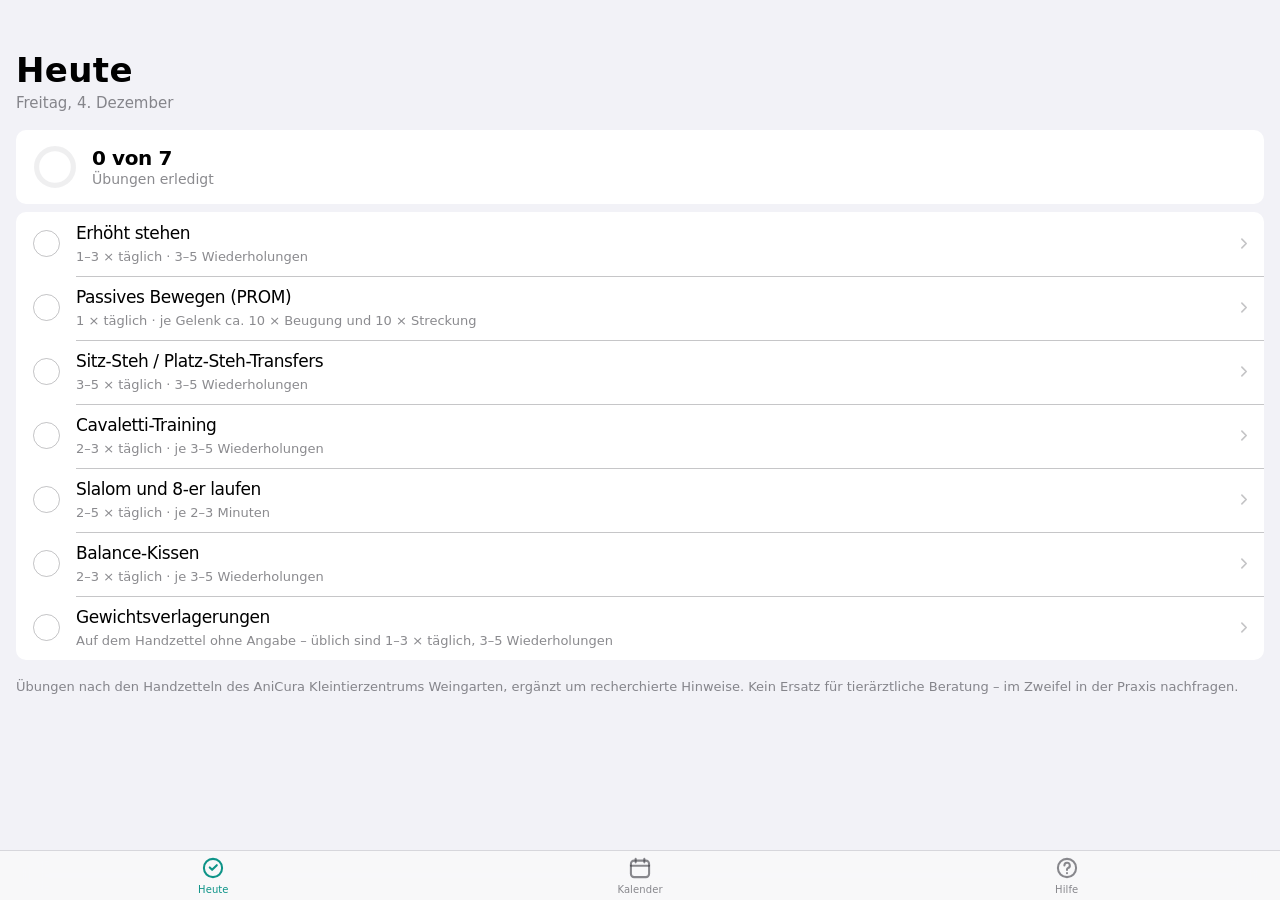
<file: index.html>
<!doctype html>
<html lang="de">
<head>
  <meta charset="utf-8">
  <meta name="viewport" content="width=device-width, initial-scale=1, viewport-fit=cover, user-scalable=no">
  <title>HundePhysio</title>
  <meta name="description" content="Tägliche Physio-Übungen für den Hund abhaken und im Monatsüberblick verfolgen.">
  <meta name="theme-color" content="#F2F2F7" media="(prefers-color-scheme: light)">
  <meta name="theme-color" content="#000000" media="(prefers-color-scheme: dark)">
  <link rel="manifest" href="manifest.webmanifest">
  <link rel="icon" href="icons/favicon-32.png" sizes="32x32">
  <link rel="icon" href="icons/icon-192.png" sizes="192x192">
  <link rel="apple-touch-icon" href="icons/apple-touch-icon.png">
  <meta name="apple-mobile-web-app-capable" content="yes">
  <meta name="mobile-web-app-capable" content="yes">
  <meta name="apple-mobile-web-app-status-bar-style" content="default">
  <meta name="apple-mobile-web-app-title" content="HundePhysio">
  <link rel="stylesheet" href="styles.css">
</head>
<body>

<!-- ------------------------------------------------------------- Heute --- -->
<section class="screen" id="screen-heute" aria-label="Heute">
  <header class="navbar">
    <span class="navbar-title">Heute</span>
  </header>
  <div class="scroll" id="scroll-heute">
    <div class="title-block">
      <h1 class="large-title">Heute</h1>
      <p class="title-sub" id="heute-datum"></p>
    </div>

    <div class="card summary" id="heute-summary">
      <svg class="ring" viewBox="0 0 40 40" aria-hidden="true">
        <circle class="ring-bg" cx="20" cy="20" r="16"></circle>
        <circle class="ring-fg" cx="20" cy="20" r="16"></circle>
      </svg>
      <div class="summary-text">
        <strong id="heute-stand">0 von 7</strong>
        <span id="heute-hinweis">Übungen erledigt</span>
      </div>
      <div class="summary-streak" id="heute-serie"></div>
    </div>

    <ul class="list" id="liste-heute"></ul>

    <p class="footnote">
      Übungen nach den Handzetteln des AniCura Kleintierzentrums Weingarten,
      ergänzt um recherchierte Hinweise. Kein Ersatz für tierärztliche Beratung –
      im Zweifel in der Praxis nachfragen.
    </p>
  </div>
</section>

<!-- ---------------------------------------------------------- Kalender --- -->
<section class="screen" id="screen-kalender" aria-label="Kalender" hidden>
  <header class="navbar">
    <span class="navbar-title">Kalender</span>
  </header>
  <div class="scroll" id="scroll-kalender">
    <div class="title-block">
      <h1 class="large-title">Kalender</h1>
      <p class="title-sub">Monatsübersicht</p>
    </div>

    <div class="card calendar">
      <div class="cal-head">
        <button class="cal-nav" id="cal-zurueck" aria-label="Vorheriger Monat">
          <svg viewBox="0 0 24 24" aria-hidden="true"><path d="M15 4 7 12l8 8"/></svg>
        </button>
        <span class="cal-monat" id="cal-monat"></span>
        <button class="cal-nav" id="cal-vor" aria-label="Nächster Monat">
          <svg viewBox="0 0 24 24" aria-hidden="true"><path d="M9 4l8 8-8 8"/></svg>
        </button>
      </div>
      <div class="cal-wochentage" aria-hidden="true">
        <span>Mo</span><span>Di</span><span>Mi</span><span>Do</span><span>Fr</span><span>Sa</span><span>So</span>
      </div>
      <div class="cal-grid" id="cal-grid"></div>
    </div>

    <h2 class="section-header">Monatsbilanz</h2>
    <ul class="list" id="monats-statistik"></ul>

    <h2 class="section-header">Übungen im Monat</h2>
    <ul class="list" id="monats-uebungen"></ul>

    <p class="footnote">
      Ein Tag gilt als vollständig, wenn alle sieben Übungen abgehakt sind.
      Vergangene Tage lassen sich nachtragen – tippe dafür auf einen Tag.
    </p>
  </div>
</section>

<!-- ------------------------------------------------------------ Detail --- -->
<section class="screen detail" id="screen-detail" aria-label="Übung" hidden>
  <header class="navbar">
    <button class="navbar-back" id="detail-zurueck">
      <svg viewBox="0 0 24 24" aria-hidden="true"><path d="M15 4 7 12l8 8"/></svg>
      <span id="detail-zurueck-label">Heute</span>
    </button>
    <span class="navbar-title" id="detail-navtitel"></span>
  </header>
  <div class="scroll" id="scroll-detail"></div>
</section>

<!-- -------------------------------------------------------------- Hilfe --- -->
<section class="screen" id="screen-hilfe" aria-label="Hilfe" hidden>
  <header class="navbar">
    <span class="navbar-title">Hilfe</span>
  </header>
  <div class="scroll" id="scroll-hilfe">
    <div class="title-block">
      <h1 class="large-title">Hilfe</h1>
      <p class="title-sub">Installieren und benutzen</p>
    </div>

    <div class="card summary">
      <img class="status-icon" src="icons/icon-192.png" width="46" height="46" alt="">
      <div class="summary-text">
        <strong id="install-lage">Läuft im Browser</strong>
        <span id="install-lage-sub">Für den Home-Bildschirm der Anleitung unten folgen.</span>
      </div>
    </div>
    <button class="action" id="install-knopf" hidden>Jetzt installieren</button>

    <h2 class="section-header">Auf iPhone und iPad</h2>
    <p class="hilfe-text">
      Ab iOS 16.4 klappt das aus jedem Browser – die App landet als eigenes
      Symbol auf dem Home-Bildschirm und startet ohne Adressleiste. Bei älteren
      iOS-Versionen geht es nur über Safari.
    </p>
    <p class="hilfe-text">
      Adresse der App:<br>
      <code>sfutterer.github.io/hundePhysio</code>
    </p>

    <div class="faq">
      <details open>
        <summary>Safari <em>empfohlen</em></summary>
        <ol>
          <li>Die Adresse in Safari öffnen.</li>
          <li>Unten in der Mitte auf das Teilen-Symbol tippen – das Quadrat mit dem Pfeil nach oben.</li>
          <li>Im Menü nach unten wischen bis <b>„Zum Home-Bildschirm"</b>.</li>
          <li>Namen prüfen und oben rechts auf <b>„Hinzufügen"</b> tippen.</li>
        </ol>
      </details>
      <details>
        <summary>Chrome</summary>
        <ol>
          <li>Die Adresse in Chrome öffnen.</li>
          <li>Rechts in der Adressleiste auf das Teilen-Symbol tippen. Alternativ unten rechts <b>„…"</b> und dann <b>„Teilen"</b>.</li>
          <li><b>„Zum Home-Bildschirm"</b> wählen.</li>
          <li>Mit <b>„Hinzufügen"</b> bestätigen.</li>
        </ol>
      </details>
      <details>
        <summary>Firefox</summary>
        <ol>
          <li>Die Adresse in Firefox öffnen.</li>
          <li>Unten rechts auf das Menü <b>„☰"</b> tippen.</li>
          <li><b>„Teilen"</b> und dann <b>„Zum Home-Bildschirm"</b> wählen.</li>
          <li>Mit <b>„Hinzufügen"</b> bestätigen.</li>
        </ol>
      </details>
      <details>
        <summary>Edge</summary>
        <ol>
          <li>Die Adresse in Edge öffnen.</li>
          <li>Unten in der Mitte auf <b>„…"</b> tippen.</li>
          <li><b>„Teilen"</b> und dann <b>„Zum Home-Bildschirm"</b> wählen.</li>
          <li>Mit <b>„Hinzufügen"</b> bestätigen.</li>
        </ol>
      </details>
    </div>

    <div class="block warn">
      <h3>Wichtig beim Browserwechsel</h3>
      <p>
        Jeder Browser und auch die installierte App haben unter iOS einen
        eigenen Speicher. Haken aus dem Browser-Tab tauchen in der installierten
        App nicht auf – und umgekehrt. Entscheide dich deshalb für einen Weg und
        bleibe dabei: entweder die installierte App oder ein fester Browser.
        Nach einem Wechsel fängt der Kalender dort bei null an.
      </p>
    </div>

    <h2 class="section-header">Android und Computer</h2>
    <div class="block">
      <p>
        In Chrome und Edge erscheint in der Adressleiste ein Installieren-Symbol,
        alternativ im Menü der Eintrag <b>„App installieren"</b>. Ist das hier
        möglich, zeigt diese Seite oben den Knopf <b>„Jetzt installieren"</b>.
      </p>
    </div>

    <h2 class="section-header">Gut zu wissen</h2>
    <ul class="list">
      <li class="info"><b>Offline</b><span>Nach dem ersten Laden funktioniert alles ohne Internet – außer den Videos.</span></li>
      <li class="info"><b>Daten</b><span>Die Haken liegen nur auf diesem Gerät. Nichts wird hochgeladen, es gibt kein Konto.</span></li>
      <li class="info"><b>Löschen</b><span>Wird die App vom Home-Bildschirm gelöscht, sind die Haken weg.</span></li>
      <li class="info"><b>Updates</b><span>Kommen automatisch, sobald die App mit Internet geöffnet wird.</span></li>
      <li class="info"><b>Nachtragen</b><span>Im Kalender auf einen vergangenen Tag tippen.</span></li>
      <li class="info"><b>Erscheinungsbild</b><span>Hell und dunkel folgen dem System, ebenso „Kontrast erhöhen", „Transparenz reduzieren" und „Bewegung reduzieren".</span></li>
    </ul>

    <p class="footnote">
      Version <span id="app-version">–</span> · Übungen nach den Handzetteln des
      AniCura Kleintierzentrums Weingarten. Kein Ersatz für tierärztliche Beratung.
    </p>
  </div>
</section>

<!-- -------------------------------------------------------------- Tabs --- -->
<nav class="tabbar" id="tabbar">
  <button class="tab is-active" data-tab="heute" aria-current="page">
    <svg viewBox="0 0 24 24" aria-hidden="true">
      <path d="M9 11.5l2.2 2.2L15.5 9.4"/>
      <circle cx="12" cy="12" r="8.4"/>
    </svg>
    <span>Heute</span>
  </button>
  <button class="tab" data-tab="kalender">
    <svg viewBox="0 0 24 24" aria-hidden="true">
      <rect x="3.6" y="5.2" width="16.8" height="15.2" rx="3"/>
      <path d="M3.6 10h16.8M8 3.4v3.4M16 3.4v3.4"/>
    </svg>
    <span>Kalender</span>
  </button>
  <button class="tab" data-tab="hilfe">
    <svg viewBox="0 0 24 24" aria-hidden="true">
      <circle cx="12" cy="12" r="8.4"/>
      <path d="M9.6 9.6a2.5 2.5 0 1 1 3.3 2.4c-.6.2-.9.8-.9 1.4v.4"/>
      <path d="M12 16.6v.2"/>
    </svg>
    <span>Hilfe</span>
  </button>
</nav>

<!-- ------------------------------------------------------------- Sheet --- -->
<div class="sheet-backdrop" id="sheet-backdrop" hidden></div>
<div class="sheet" id="sheet" role="dialog" aria-modal="true" aria-label="Tagesdetails" hidden>
  <div class="sheet-grip" aria-hidden="true"></div>
  <div class="sheet-head">
    <strong id="sheet-titel"></strong>
    <button class="sheet-close" id="sheet-close">Fertig</button>
  </div>
  <div class="sheet-body" id="sheet-body"></div>
</div>

<script src="exercises.js"></script>
<script src="app.js"></script>
</body>
</html>
</file>
<file: styles.css>
/* -------------------------------------------------------------------------
   HundePhysio – Oberfläche nach den iOS Human Interface Guidelines:
   System-Schrift, Large Titles, Inset-Grouped-Listen, Tab-Bar mit Blur.
   ------------------------------------------------------------------------- */

:root {
  color-scheme: light dark;

  --bg: #F2F2F7;
  --bg-elevated: #FFFFFF;
  --bg-grouped: #F2F2F7;
  --label: #000000;
  --label-2: rgba(60, 60, 67, .6);
  --label-3: rgba(60, 60, 67, .3);
  --separator: rgba(60, 60, 67, .29);
  --fill: rgba(120, 120, 128, .12);
  --fill-strong: rgba(120, 120, 128, .2);
  --tint: #0E9488;
  --tint-soft: rgba(14, 148, 136, .12);
  --auf-tint: #FFFFFF;
  --rot: #FF3B30;
  --bar: rgba(249, 249, 249, .82);

  --radius: 10px;
  --inset: 16px;
  --ease: cubic-bezier(.32, .72, 0, 1);
}

@media (prefers-color-scheme: dark) {
  :root {
    --bg: #000000;
    --bg-elevated: #1C1C1E;
    --bg-grouped: #000000;
    --label: #FFFFFF;
    --label-2: rgba(235, 235, 245, .6);
    --label-3: rgba(235, 235, 245, .3);
    --separator: rgba(84, 84, 88, .65);
    --fill: rgba(120, 120, 128, .24);
    --fill-strong: rgba(120, 120, 128, .36);
    --tint: #2FD3B7;
    --tint-soft: rgba(47, 211, 183, .16);
    --auf-tint: #05221E;
    --rot: #FF453A;
    --bar: rgba(28, 28, 30, .78);
  }
}

* { box-sizing: border-box; -webkit-tap-highlight-color: transparent; }

html, body {
  height: 100%;
  overflow: hidden;
  overscroll-behavior: none;
}

body {
  margin: 0;
  background: var(--bg);
  color: var(--label);
  font: 17px/1.4 -apple-system, BlinkMacSystemFont, "SF Pro Text", "Segoe UI",
        system-ui, Roboto, sans-serif;
  -webkit-font-smoothing: antialiased;
  -webkit-text-size-adjust: 100%;
}

button { font: inherit; color: inherit; background: none; border: 0; padding: 0; cursor: pointer; }

/* ------------------------------------------------------------- Screens --- */

.screen {
  position: fixed;
  inset: 0;
  display: flex;
  flex-direction: column;
}

.screen[hidden] { display: none; }

.scroll {
  flex: 1;
  overflow-y: auto;
  -webkit-overflow-scrolling: touch;
  overscroll-behavior-y: contain;
  padding-bottom: calc(60px + env(safe-area-inset-bottom) + 24px);
}

/* Detail wird über die Tabs geschoben – wie ein Push in einer NavigationView. */
.screen.detail {
  z-index: 30;
  background: var(--bg);
  transform: translateX(100%);
  transition: transform .38s var(--ease);
}
.screen.detail.is-open { transform: translateX(0); }

/* ------------------------------------------------------------- Navbar ---- */

.navbar {
  position: relative;
  z-index: 2;
  display: flex;
  align-items: center;
  justify-content: center;
  min-height: 44px;
  padding: 0 8px;
  padding-top: env(safe-area-inset-top);
  background: var(--bar);
  backdrop-filter: saturate(180%) blur(20px);
  -webkit-backdrop-filter: saturate(180%) blur(20px);
  box-shadow: 0 .5px 0 var(--separator);
  opacity: 0;
  transition: opacity .2s linear;
}
.navbar.is-visible { opacity: 1; }
.screen.detail .navbar { opacity: 1; }

.navbar-title {
  font-size: 17px;
  font-weight: 600;
  letter-spacing: -.4px;
  white-space: nowrap;
  overflow: hidden;
  text-overflow: ellipsis;
  max-width: 62%;
}

.navbar-back {
  position: absolute;
  left: 8px;
  bottom: 6px;
  display: flex;
  align-items: center;
  gap: 3px;
  color: var(--tint);
  font-size: 17px;
  letter-spacing: -.4px;
  padding: 4px 8px 4px 0;
}
.navbar-back svg { width: 18px; height: 18px; fill: none; stroke: currentColor; stroke-width: 2.6; stroke-linecap: round; stroke-linejoin: round; }
.navbar-back:active { opacity: .4; }

/* --------------------------------------------------------- Large Title --- */

.title-block { padding: 6px var(--inset) 8px; }

.large-title {
  margin: 0;
  font-size: 34px;
  line-height: 41px;
  font-weight: 700;
  letter-spacing: .37px;
}

.title-sub {
  margin: 2px 0 0;
  color: var(--label-2);
  font-size: 15px;
}

.section-header {
  margin: 26px var(--inset) 7px;
  font-size: 13px;
  font-weight: 400;
  text-transform: uppercase;
  letter-spacing: .5px;
  color: var(--label-2);
}

.footnote {
  margin: 18px var(--inset) 0;
  font-size: 13px;
  line-height: 1.35;
  color: var(--label-2);
}

/* --------------------------------------------------------------- Card --- */

.card {
  margin: 8px var(--inset) 0;
  background: var(--bg-elevated);
  border-radius: var(--radius);
  overflow: hidden;
}

.summary {
  display: flex;
  align-items: center;
  gap: 14px;
  padding: 14px 16px;
}

.ring { width: 46px; height: 46px; flex: none; transform: rotate(-90deg); }
.ring circle { fill: none; stroke-width: 4.5; stroke-linecap: round; }
.ring-bg { stroke: var(--fill); }
.ring-fg {
  stroke: var(--tint);
  stroke-dasharray: 100.5;
  stroke-dashoffset: 100.5;
  transition: stroke-dashoffset .45s var(--ease);
}

.summary-text { display: flex; flex-direction: column; line-height: 1.25; }
.summary-text strong { font-size: 20px; font-weight: 600; letter-spacing: -.4px; }
.summary-text span { font-size: 14px; color: var(--label-2); }

.summary-streak {
  margin-left: auto;
  text-align: right;
  font-size: 13px;
  color: var(--label-2);
}
.summary-streak b { display: block; font-size: 17px; color: var(--label); }

/* --------------------------------------------------------------- Liste --- */

.list {
  list-style: none;
  margin: 8px var(--inset) 0;
  padding: 0;
  background: var(--bg-elevated);
  border-radius: var(--radius);
  overflow: hidden;
}

.list li { position: relative; display: flex; align-items: center; }
.list li + li::before {
  content: "";
  position: absolute;
  left: 60px;
  right: 0;
  top: 0;
  height: .5px;
  background: var(--separator);
}
.list li.plain + li.plain::before { left: 16px; }

/* Abhak-Kreis */
.check {
  flex: none;
  width: 60px;
  align-self: stretch;
  display: flex;
  align-items: center;
  justify-content: center;
}
.check i {
  display: block;
  width: 27px;
  height: 27px;
  border-radius: 50%;
  border: 1.8px solid var(--label-3);
  position: relative;
  transition: background-color .18s ease, border-color .18s ease, transform .18s var(--ease);
}
.check i::after {
  content: "";
  position: absolute;
  left: 7.5px;
  top: 5.5px;
  width: 8px;
  height: 13px;
  border: solid var(--auf-tint);
  border-width: 0 2.4px 2.4px 0;
  transform: rotate(45deg) scale(.4);
  opacity: 0;
  transition: opacity .15s ease, transform .2s var(--ease);
}
.check[aria-pressed="true"] i {
  background: var(--tint);
  border-color: var(--tint);
}
.check[aria-pressed="true"] i::after { opacity: 1; transform: rotate(45deg) scale(1); }
.check:active i { transform: scale(.88); }

.row-main {
  flex: 1;
  display: flex;
  align-items: center;
  gap: 10px;
  min-height: 62px;
  padding: 10px 14px 10px 0;
  text-align: left;
}
.row-main:active { background: var(--fill); }

.row-text { flex: 1; display: flex; flex-direction: column; gap: 2px; min-width: 0; }
.row-title { font-size: 17px; letter-spacing: -.4px; }
.row-sub { font-size: 13px; color: var(--label-2); }
.check[aria-pressed="true"] ~ .row-main .row-title { color: var(--label-2); }

.chevron { width: 13px; height: 13px; flex: none; fill: none; stroke: var(--label-3); stroke-width: 3; stroke-linecap: round; stroke-linejoin: round; }

/* Reine Textzeile (Statistik) */
.list li.plain { padding: 11px 16px; justify-content: space-between; gap: 12px; }
.list li.plain span { color: var(--label-2); font-size: 15px; text-align: right; }
.list li.plain b { font-weight: 400; font-size: 17px; letter-spacing: -.4px; }

/* ------------------------------------------------------------ Kalender --- */

.calendar { padding: 6px 8px 12px; }

.cal-head { display: flex; align-items: center; justify-content: space-between; padding: 6px 8px 10px; }
.cal-monat { font-size: 17px; font-weight: 600; letter-spacing: -.4px; }
.cal-nav { width: 40px; height: 34px; display: flex; align-items: center; justify-content: center; color: var(--tint); }
.cal-nav svg { width: 17px; height: 17px; fill: none; stroke: currentColor; stroke-width: 2.6; stroke-linecap: round; stroke-linejoin: round; }
.cal-nav:disabled { color: var(--label-3); }
.cal-nav:active:not(:disabled) { opacity: .4; }

.cal-wochentage, .cal-grid {
  display: grid;
  grid-template-columns: repeat(7, 1fr);
  gap: 2px 0;
}
.cal-wochentage span {
  text-align: center;
  font-size: 12px;
  font-weight: 600;
  color: var(--label-2);
  padding-bottom: 4px;
}

.cal-tag {
  aspect-ratio: 1;
  display: flex;
  flex-direction: column;
  align-items: center;
  justify-content: center;
  gap: 3px;
  position: relative;
  font-size: 15px;
  border-radius: 50%;
}
.cal-tag.leer { visibility: hidden; }
.cal-tag:active:not(.zukunft) { background: var(--fill); }
.cal-tag.zukunft { color: var(--label-3); }
.cal-tag.heute .cal-num {
  background: var(--tint);
  color: var(--auf-tint);
  border-radius: 50%;
  width: 26px;
  height: 26px;
  display: flex;
  align-items: center;
  justify-content: center;
}
.cal-num { width: 26px; height: 26px; display: flex; align-items: center; justify-content: center; }

.cal-punkt { width: 6px; height: 6px; border-radius: 50%; background: transparent; }
.cal-punkt.teil { background: var(--label-3); }
.cal-punkt.voll { background: var(--tint); }

/* -------------------------------------------------------------- Detail --- */

.detail-hero { padding: 4px var(--inset) 0; }
.detail-hero h1 { margin: 6px 0 0; font-size: 30px; line-height: 36px; font-weight: 700; letter-spacing: .3px; }
.detail-hero p { margin: 8px 0 0; color: var(--label-2); font-size: 15px; line-height: 1.45; }

.chips { display: flex; flex-wrap: wrap; gap: 6px; margin: 12px var(--inset) 0; }
.chip {
  font-size: 13px;
  padding: 5px 10px;
  border-radius: 999px;
  background: var(--tint-soft);
  color: var(--tint);
}

.block { margin: 8px var(--inset) 0; background: var(--bg-elevated); border-radius: var(--radius); padding: 14px 16px; }
.block h3 { margin: 0 0 8px; font-size: 15px; font-weight: 600; letter-spacing: -.2px; }
.block ol, .block ul { margin: 0; padding-left: 20px; }
.block li { margin: 0 0 8px; font-size: 15px; line-height: 1.45; }
.block li:last-child { margin-bottom: 0; }
.block p { margin: 0; font-size: 15px; line-height: 1.45; }
.block.warn { background: color-mix(in srgb, var(--rot) 10%, var(--bg-elevated)); }
.block.warn h3 { color: var(--rot); }
.block.recherche { border: .5px dashed var(--separator); }
.block .quelle { margin-top: 10px; font-size: 12px; color: var(--label-2); }

/* Video */
.video { margin: 8px var(--inset) 0; background: var(--bg-elevated); border-radius: var(--radius); overflow: hidden; }
.video-head { padding: 12px 16px; }
.video-head strong { display: block; font-size: 15px; font-weight: 600; }
.video-head span { display: block; margin-top: 2px; font-size: 13px; color: var(--label-2); }
.video-frame { position: relative; aspect-ratio: 16 / 9; background: #000; }
.video-frame iframe { position: absolute; inset: 0; width: 100%; height: 100%; border: 0; }
.video-play {
  position: absolute;
  inset: 0;
  display: flex;
  flex-direction: column;
  align-items: center;
  justify-content: center;
  gap: 8px;
  color: #fff;
  background: linear-gradient(160deg, #2b2f31, #101314);
  font-size: 14px;
}
.video-play svg { width: 54px; height: 54px; fill: rgba(255, 255, 255, .95); }
.video-play:active { opacity: .7; }
.video-link { display: block; padding: 11px 16px; font-size: 15px; color: var(--tint); text-decoration: none; }
.video-link:active { background: var(--fill); }

/* Aktionsknopf */
.action {
  display: block;
  width: calc(100% - 2 * var(--inset));
  margin: 22px var(--inset) 0;
  padding: 15px;
  border-radius: 14px;
  background: var(--tint);
  color: var(--auf-tint);
  font-size: 17px;
  font-weight: 600;
  letter-spacing: -.4px;
  text-align: center;
}
.action:active { opacity: .8; }
.action.is-done { background: var(--fill); color: var(--label); }

/* -------------------------------------------------------------- Hilfe --- */

.status-icon { border-radius: 10px; flex: none; }

.hilfe-text {
  margin: 8px var(--inset) 0;
  font-size: 15px;
  line-height: 1.45;
  color: var(--label-2);
}

code {
  font-family: ui-monospace, SFMono-Regular, Menlo, monospace;
  font-size: 14px;
  color: var(--label);
  background: var(--fill);
  padding: 3px 7px;
  border-radius: 6px;
}

.faq {
  margin: 8px var(--inset) 0;
  background: var(--bg-elevated);
  border-radius: var(--radius);
  overflow: hidden;
}
.faq details + details { border-top: .5px solid var(--separator); }

.faq summary {
  display: flex;
  align-items: center;
  gap: 8px;
  min-height: 50px;
  padding: 12px 16px;
  font-size: 17px;
  letter-spacing: -.4px;
  cursor: pointer;
  list-style: none;
}
.faq summary::-webkit-details-marker { display: none; }
.faq summary::after {
  content: "";
  width: 8px;
  height: 8px;
  margin-left: auto;
  border-right: 2px solid var(--label-3);
  border-bottom: 2px solid var(--label-3);
  transform: rotate(45deg) translate(-2px, -2px);
  transition: transform .2s ease;
}
.faq details[open] summary::after { transform: rotate(225deg) translate(-2px, -2px); }
.faq summary:active { background: var(--fill); }

.faq summary em {
  font-style: normal;
  font-size: 12px;
  color: var(--tint);
  background: var(--tint-soft);
  padding: 2px 8px;
  border-radius: 999px;
}

.faq ol { margin: 0; padding: 0 16px 14px 38px; }
.faq ol li { font-size: 15px; line-height: 1.45; margin-bottom: 9px; }
.faq ol li:last-child { margin-bottom: 0; }

.list li.info { display: block; padding: 11px 16px; }
.list li.info b { display: block; font-size: 15px; font-weight: 600; letter-spacing: -.2px; }
.list li.info span { display: block; margin-top: 2px; font-size: 14px; line-height: 1.4; color: var(--label-2); text-align: left; }
.list li.info + li.info::before { left: 16px; }

/* ------------------------------------------------------------- Tabbar ---- */

.tabbar {
  position: fixed;
  left: 0;
  right: 0;
  bottom: 0;
  z-index: 40;
  display: flex;
  padding-bottom: env(safe-area-inset-bottom);
  background: var(--bar);
  backdrop-filter: saturate(180%) blur(20px);
  -webkit-backdrop-filter: saturate(180%) blur(20px);
  box-shadow: 0 -.5px 0 var(--separator);
}
.tabbar[hidden] { display: none; }

.tab {
  flex: 1;
  height: 49px;
  display: flex;
  flex-direction: column;
  align-items: center;
  justify-content: center;
  gap: 2px;
  color: var(--label-2);
  font-size: 10px;
  letter-spacing: .1px;
}
.tab svg { width: 26px; height: 26px; fill: none; stroke: currentColor; stroke-width: 1.9; stroke-linecap: round; stroke-linejoin: round; }
.tab.is-active { color: var(--tint); }

/* -------------------------------------------------------------- Sheet ---- */

.sheet-backdrop {
  position: fixed;
  inset: 0;
  z-index: 50;
  background: rgba(0, 0, 0, .4);
  opacity: 0;
  transition: opacity .3s var(--ease);
}
.sheet-backdrop.is-open { opacity: 1; }
.sheet-backdrop[hidden], .sheet[hidden] { display: none; }

.sheet {
  position: fixed;
  left: 0;
  right: 0;
  bottom: 0;
  z-index: 51;
  max-height: 86vh;
  display: flex;
  flex-direction: column;
  background: var(--bg);
  border-radius: 14px 14px 0 0;
  transform: translateY(100%);
  transition: transform .38s var(--ease);
}
.sheet.is-open { transform: translateY(0); }

.sheet-grip { width: 36px; height: 5px; border-radius: 3px; background: var(--label-3); margin: 6px auto 0; }
.sheet-head { display: flex; align-items: center; justify-content: space-between; padding: 12px var(--inset) 4px; }
.sheet-head strong { font-size: 17px; font-weight: 600; letter-spacing: -.4px; }
.sheet-close { color: var(--tint); font-size: 17px; font-weight: 600; }
.sheet-close:active { opacity: .4; }
.sheet-body {
  overflow-y: auto;
  -webkit-overflow-scrolling: touch;
  padding-bottom: calc(env(safe-area-inset-bottom) + 20px);
}
.sheet-body .list { margin-top: 12px; }
.sheet-hinweis { margin: 12px var(--inset) 0; font-size: 13px; color: var(--label-2); }

/* ------------------------------------------- Weitere Systemvorgaben --- */

/* „Transparenz reduzieren": Leisten ohne Weichzeichner, dafuer deckend. */
@media (prefers-reduced-transparency: reduce) {
  :root { --bar: #F2F2F7; }
  .navbar, .tabbar {
    backdrop-filter: none;
    -webkit-backdrop-filter: none;
  }
}
@media (prefers-reduced-transparency: reduce) and (prefers-color-scheme: dark) {
  :root { --bar: #1C1C1E; }
}

/* „Kontrast erhoehen": kraeftigere Trennlinien, dunklere Sekundaertexte. */
@media (prefers-contrast: more) {
  :root {
    --label-2: rgba(60, 60, 67, .85);
    --label-3: rgba(60, 60, 67, .6);
    --separator: rgba(60, 60, 67, .55);
    --tint: #0A6F66;
  }
  .check i { border-width: 2.4px; }
  .card, .list, .block, .faq, .video { outline: .5px solid var(--separator); outline-offset: -.5px; }
}
@media (prefers-contrast: more) and (prefers-color-scheme: dark) {
  :root {
    --label-2: rgba(235, 235, 245, .85);
    --label-3: rgba(235, 235, 245, .6);
    --separator: rgba(150, 150, 158, .8);
    --tint: #5FE6CE;
  }
}

@media (prefers-reduced-motion: reduce) {
  * { transition-duration: .01ms !important; }
}
</file>
